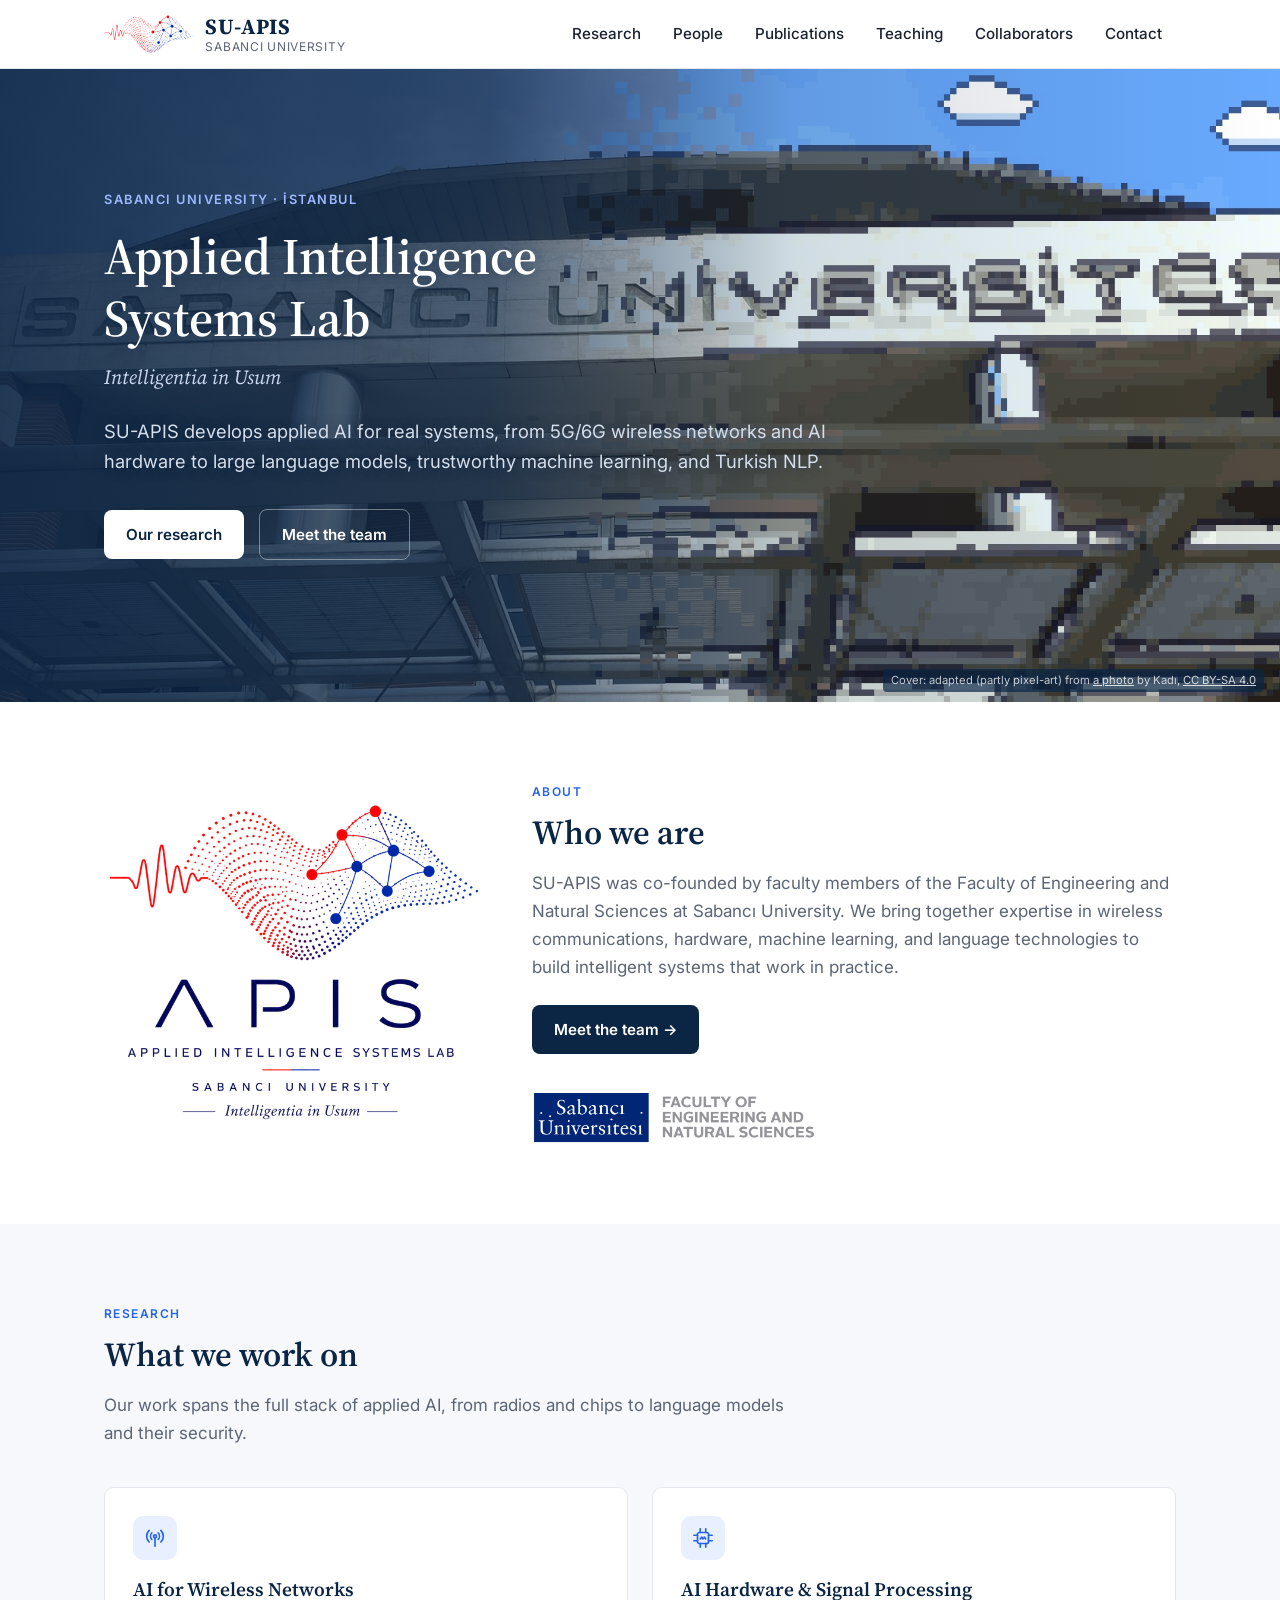
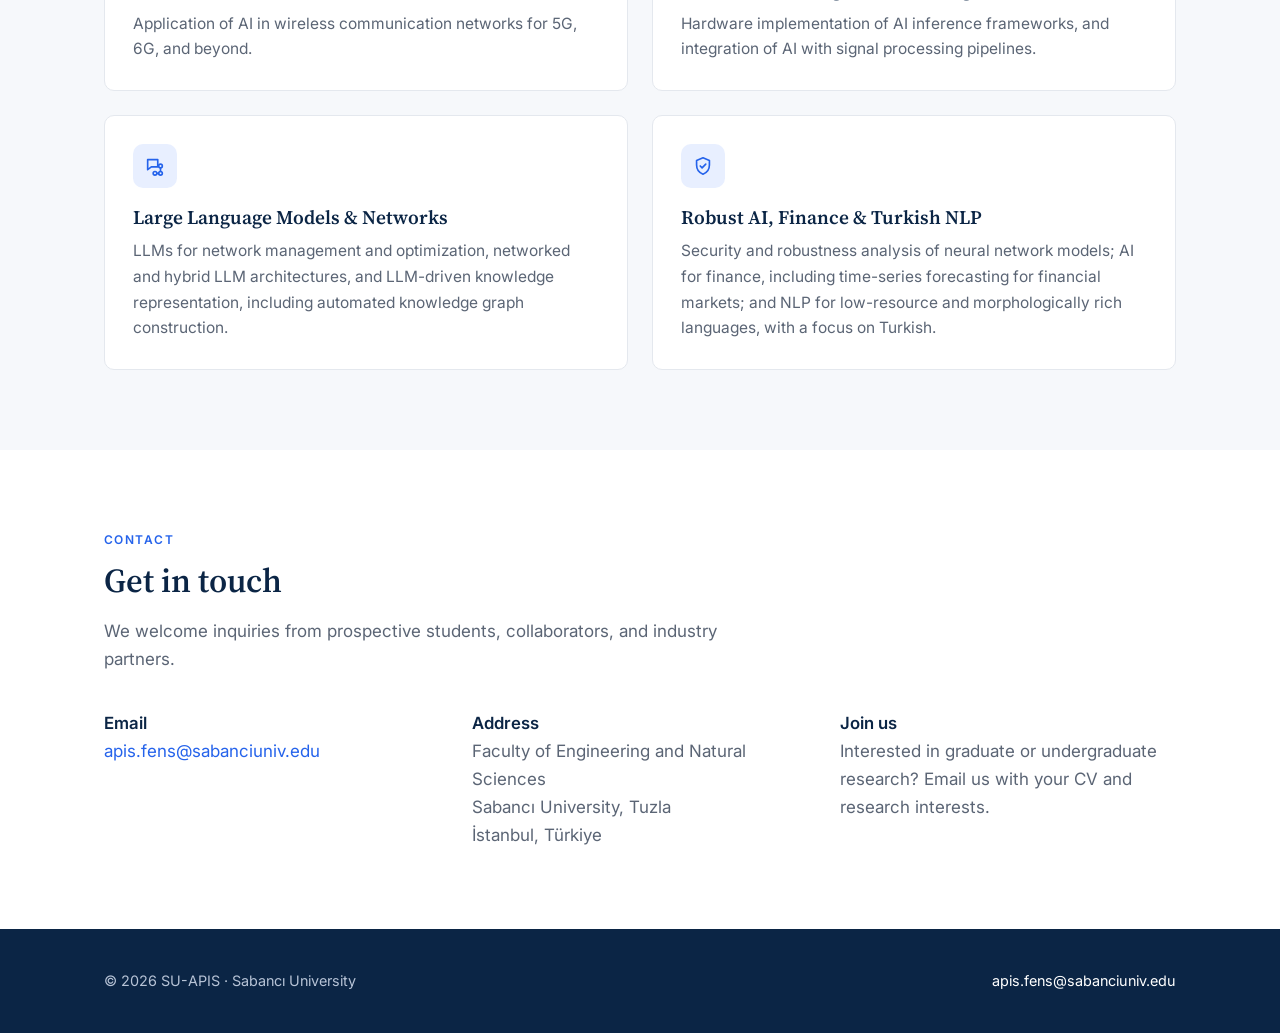
<file: index.html>
<!DOCTYPE html>
<html lang="en">
<head>
  <meta charset="utf-8">
  <meta name="viewport" content="width=device-width, initial-scale=1">
  <title>SU-APIS · Sabancı University</title>
  <meta name="description" content="SU-APIS, the Applied Intelligence Systems Lab at Sabancı University, develops applied AI for wireless networks, AI hardware, large language models, and trustworthy machine learning.">
  <link rel="icon" href="assets/img/favicon.png" type="image/png">
  <link rel="apple-touch-icon" href="assets/img/apple-touch-icon.png">
  <link rel="preconnect" href="https://fonts.googleapis.com">
  <link rel="preconnect" href="https://fonts.gstatic.com" crossorigin>
  <link href="https://fonts.googleapis.com/css2?family=Inter:wght@400;500;600&family=Source+Serif+4:ital,opsz,wght@0,8..60,600;0,8..60,700;1,8..60,400&display=swap" rel="stylesheet">
  <link rel="stylesheet" href="assets/css/style.css">
</head>
<body>

  <header class="site-header">
    <div class="container">
      <a class="brand" href="index.html">
        <img class="brand-mark" src="assets/img/brand/apis-emblem.png" alt="">
        <span class="brand-text">
          <span class="brand-name">SU-APIS</span>
          <span class="brand-sub">Sabancı University</span>
        </span>
      </a>
      <nav class="site-nav">
        <a href="index.html#research">Research</a>
        <a href="people.html">People</a>
        <a href="publications.html">Publications</a>
        <a href="teaching.html">Teaching</a>
        <a href="collaborators.html">Collaborators</a>
        <a href="index.html#contact">Contact</a>
      </nav>
    </div>
  </header>

  <main>

    <section class="hero hero-cover">
      <div class="container">
        <p class="eyebrow">Sabancı University · İstanbul</p>
        <h1>Applied Intelligence Systems Lab</h1>
        <p class="motto">Intelligentia in Usum</p>
        <p class="lead">
          SU-APIS develops applied AI for real systems, from 5G/6G wireless networks and AI
          hardware to large language models, trustworthy machine learning, and Turkish NLP.
        </p>
        <a class="btn btn-primary" href="#research">Our research</a>
        <a class="btn btn-ghost" href="people.html">Meet the team</a>
      </div>
      <p class="hero-credit">
        Cover: adapted (partly pixel-art) from
        <a href="https://commons.wikimedia.org/wiki/File:Sabanc%C4%B1_%C3%9Cniversitesi_Giri%C5%9F.jpg">a photo</a>
        by Kadı, <a href="https://creativecommons.org/licenses/by-sa/4.0/">CC BY-SA 4.0</a>
      </p>
    </section>

    <section class="section">
      <div class="container about">
        <img class="about-logo" src="assets/img/brand/apis-logo.png" alt="APIS: Applied Intelligence Systems Lab, Sabancı University">
        <div>
          <span class="kicker">About</span>
          <h2>Who we are</h2>
          <p>SU-APIS was co-founded by faculty members of the Faculty of Engineering and Natural Sciences
            at Sabancı University. We bring together expertise in wireless communications, hardware,
            machine learning, and language technologies to build intelligent systems that work in practice.</p>
          <a class="btn btn-navy" href="people.html">Meet the team →</a>
          <a class="fens-logo" href="https://fens.sabanciuniv.edu/">
            <img src="assets/img/brand/su-fens-logo.png" alt="Sabancı University, Faculty of Engineering and Natural Sciences">
          </a>
        </div>
      </div>
    </section>

    <section class="section section-alt" id="research">
      <div class="container">
        <div class="section-head">
          <span class="kicker">Research</span>
          <h2>What we work on</h2>
          <p>Our work spans the full stack of applied AI, from radios and chips to language models and their security.</p>
        </div>

        <div class="grid grid-2">
          <article class="card">
            <div class="card-icon">
              <svg viewBox="0 0 24 24" fill="none" stroke="currentColor" stroke-width="1.8" stroke-linecap="round" stroke-linejoin="round"><path d="M12 12v9"/><circle cx="12" cy="10" r="1.6"/><path d="M8.5 6.5a5 5 0 0 0 0 7M15.5 6.5a5 5 0 0 1 0 7M5.6 3.6a9 9 0 0 0 0 12.8M18.4 3.6a9 9 0 0 1 0 12.8"/></svg>
            </div>
            <h3>AI for Wireless Networks</h3>
            <p>Application of AI in wireless communication networks for 5G, 6G, and beyond.</p>
          </article>

          <article class="card">
            <div class="card-icon">
              <svg viewBox="0 0 24 24" fill="none" stroke="currentColor" stroke-width="1.8" stroke-linecap="round" stroke-linejoin="round"><rect x="6" y="6" width="12" height="12" rx="2"/><path d="M9 2v4M15 2v4M9 18v4M15 18v4M2 9h4M2 15h4M18 9h4M18 15h4"/><path d="M9 13l1.5-2 1.5 2 1.5-2 1.5 2"/></svg>
            </div>
            <h3>AI Hardware &amp; Signal Processing</h3>
            <p>Hardware implementation of AI inference frameworks, and integration of AI with signal processing pipelines.</p>
          </article>

          <article class="card">
            <div class="card-icon">
              <svg viewBox="0 0 24 24" fill="none" stroke="currentColor" stroke-width="1.8" stroke-linecap="round" stroke-linejoin="round"><path d="M4 5h11v8H8l-4 3z"/><circle cx="18" cy="12" r="2"/><circle cx="18" cy="20" r="2"/><circle cx="12" cy="20" r="2"/><path d="M18 14v4M14 20h2"/></svg>
            </div>
            <h3>Large Language Models &amp; Networks</h3>
            <p>LLMs for network management and optimization, networked and hybrid LLM architectures, and
              LLM-driven knowledge representation, including automated knowledge graph construction.</p>
          </article>

          <article class="card">
            <div class="card-icon">
              <svg viewBox="0 0 24 24" fill="none" stroke="currentColor" stroke-width="1.8" stroke-linecap="round" stroke-linejoin="round"><path d="M12 3l7 3v5c0 4.5-3 8.5-7 10-4-1.5-7-5.5-7-10V6z"/><path d="M9 12l2 2 4-4"/></svg>
            </div>
            <h3>Robust AI, Finance &amp; Turkish NLP</h3>
            <p>Security and robustness analysis of neural network models; AI for finance, including
              time-series forecasting for financial markets; and NLP for low-resource and morphologically
              rich languages, with a focus on Turkish.</p>
          </article>
        </div>
      </div>
    </section>

    <section class="section" id="contact">
      <div class="container">
        <div class="section-head">
          <span class="kicker">Contact</span>
          <h2>Get in touch</h2>
          <p>We welcome inquiries from prospective students, collaborators, and industry partners.</p>
        </div>
        <div class="contact">
          <div>
            <h3>Email</h3>
            <p><a href="mailto:apis.fens@sabanciuniv.edu">apis.fens@sabanciuniv.edu</a></p>
          </div>
          <div>
            <h3>Address</h3>
            <p>Faculty of Engineering and Natural Sciences<br>Sabancı University, Tuzla<br>İstanbul, Türkiye</p>
          </div>
          <div>
            <h3>Join us</h3>
            <p>Interested in graduate or undergraduate research? Email us with your CV and research interests.</p>
          </div>
        </div>
      </div>
    </section>

  </main>

  <footer class="site-footer">
    <div class="container">
      <span>© 2026 SU-APIS · Sabancı University</span>
      <a href="mailto:apis.fens@sabanciuniv.edu">apis.fens@sabanciuniv.edu</a>
    </div>
  </footer>

</body>
</html>
</file>
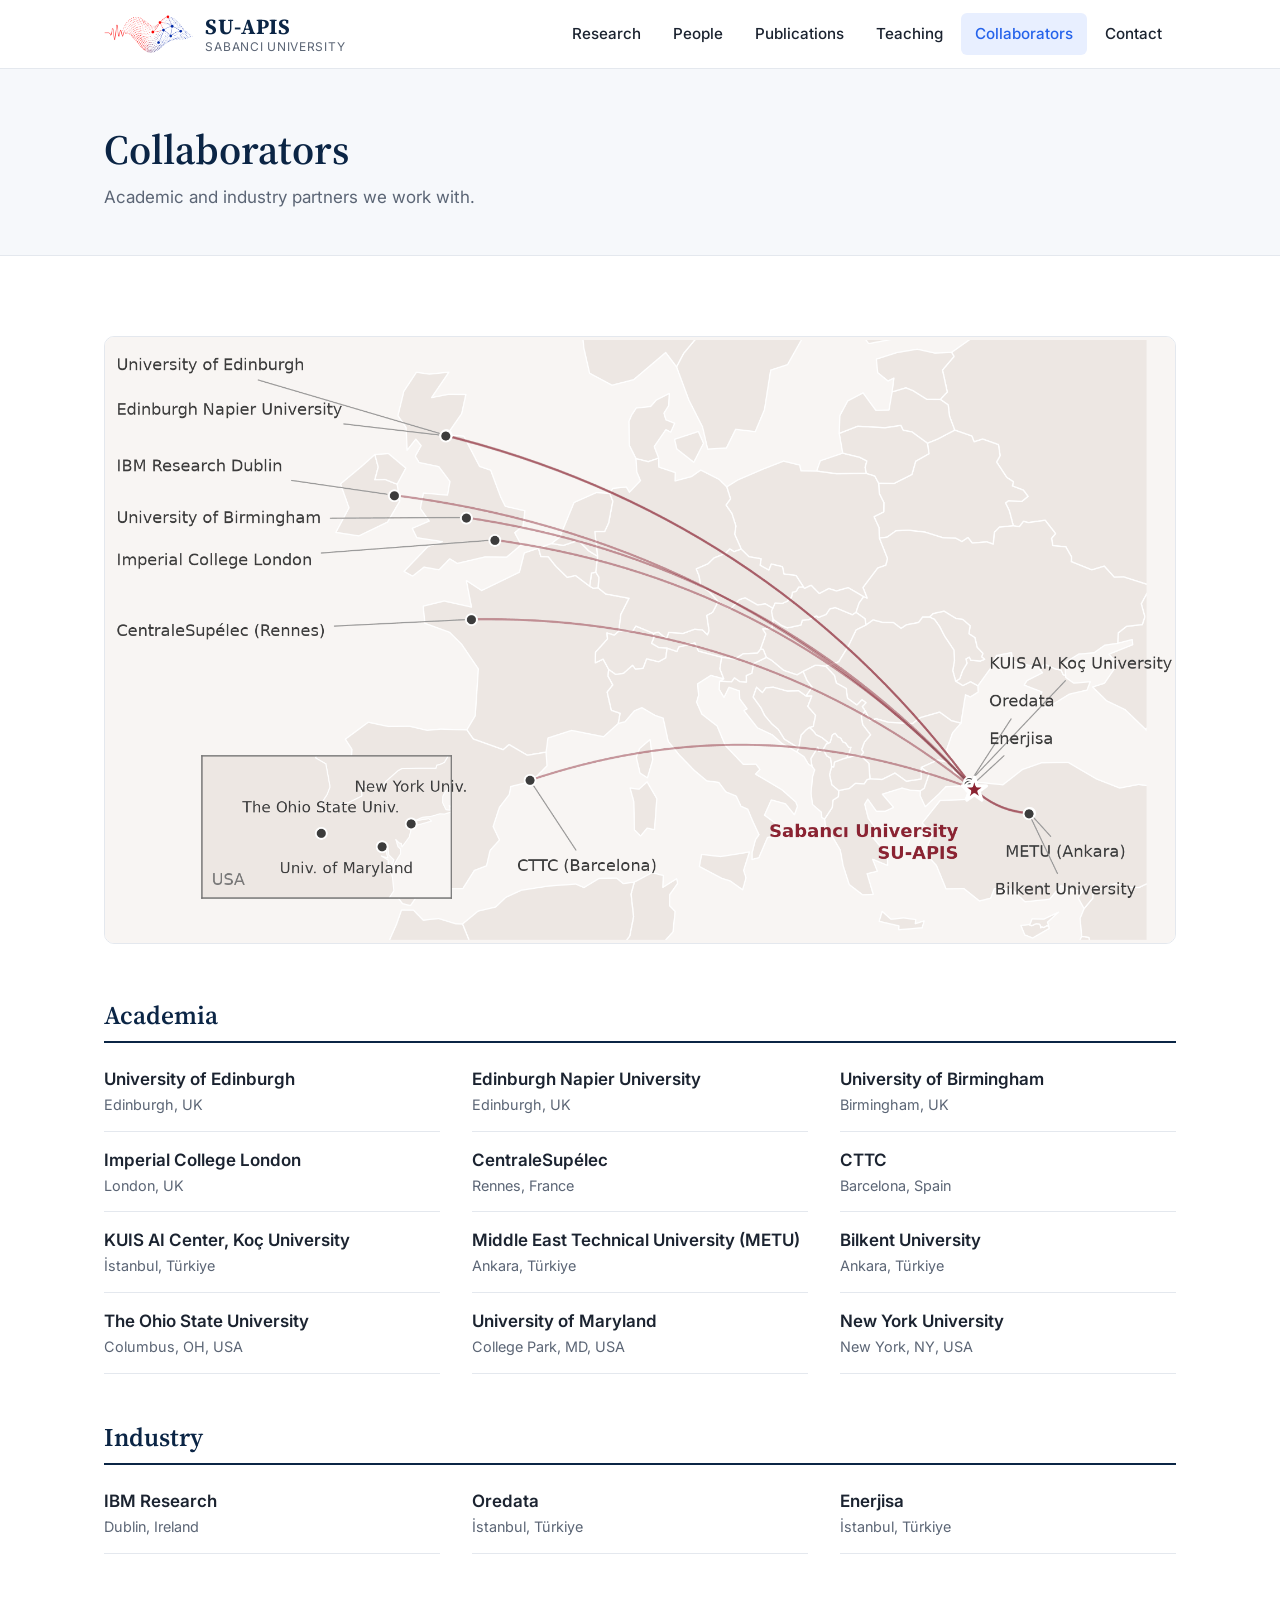
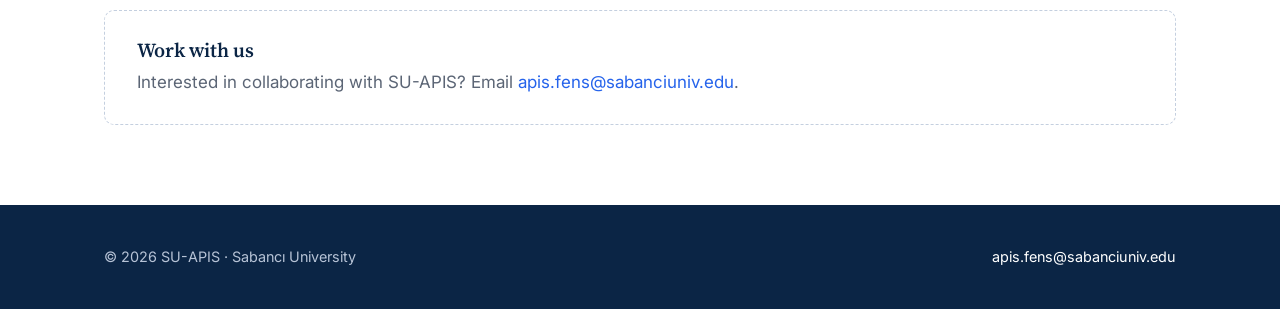
<file: collaborators.html>
<!DOCTYPE html>
<html lang="en">
<head>
  <meta charset="utf-8">
  <meta name="viewport" content="width=device-width, initial-scale=1">
  <title>Collaborators · SU-APIS</title>
  <meta name="description" content="Academic and industry collaborators of SU-APIS at Sabancı University.">
  <link rel="icon" href="assets/img/favicon.png" type="image/png">
  <link rel="apple-touch-icon" href="assets/img/apple-touch-icon.png">
  <link rel="preconnect" href="https://fonts.googleapis.com">
  <link rel="preconnect" href="https://fonts.gstatic.com" crossorigin>
  <link href="https://fonts.googleapis.com/css2?family=Inter:wght@400;500;600&family=Source+Serif+4:opsz,wght@8..60,600;8..60,700&display=swap" rel="stylesheet">
  <link rel="stylesheet" href="assets/css/style.css">
</head>
<body>

  <header class="site-header">
    <div class="container">
      <a class="brand" href="index.html">
        <img class="brand-mark" src="assets/img/brand/apis-emblem.png" alt="">
        <span class="brand-text">
          <span class="brand-name">SU-APIS</span>
          <span class="brand-sub">Sabancı University</span>
        </span>
      </a>
      <nav class="site-nav">
        <a href="index.html#research">Research</a>
        <a href="people.html">People</a>
        <a href="publications.html">Publications</a>
        <a href="teaching.html">Teaching</a>
        <a href="collaborators.html" aria-current="page">Collaborators</a>
        <a href="index.html#contact">Contact</a>
      </nav>
    </div>
  </header>

  <main>

    <section class="page-header">
      <div class="container">
        <h1>Collaborators</h1>
        <p>Academic and industry partners we work with.</p>
      </div>
    </section>

    <section class="section">
      <div class="container">

        <figure class="map">
          <img src="assets/img/partners-map.png" alt="Map of SU-APIS collaborators across Europe, Türkiye, and the USA, connected to Sabancı University in İstanbul" loading="lazy">
        </figure>

        <!-- To add a partner, copy an <li> into the right list. -->
        <h2 class="partners-head">Academia</h2>
        <ul class="partners">
          <li><a href="https://www.ed.ac.uk/">University of Edinburgh</a><span>Edinburgh, UK</span></li>
          <li><a href="https://www.napier.ac.uk/">Edinburgh Napier University</a><span>Edinburgh, UK</span></li>
          <li><a href="https://www.birmingham.ac.uk/">University of Birmingham</a><span>Birmingham, UK</span></li>
          <li><a href="https://www.imperial.ac.uk/">Imperial College London</a><span>London, UK</span></li>
          <li><a href="https://www.centralesupelec.fr/">CentraleSupélec</a><span>Rennes, France</span></li>
          <li><a href="https://www.cttc.cat/">CTTC</a><span>Barcelona, Spain</span></li>
          <li><a href="https://ai.ku.edu.tr/">KUIS AI Center, Koç University</a><span>İstanbul, Türkiye</span></li>
          <li><a href="https://www.metu.edu.tr/">Middle East Technical University (METU)</a><span>Ankara, Türkiye</span></li>
          <li><a href="https://www.bilkent.edu.tr/">Bilkent University</a><span>Ankara, Türkiye</span></li>
          <li><a href="https://www.osu.edu/">The Ohio State University</a><span>Columbus, OH, USA</span></li>
          <li><a href="https://www.umd.edu/">University of Maryland</a><span>College Park, MD, USA</span></li>
          <li><a href="https://www.nyu.edu/">New York University</a><span>New York, NY, USA</span></li>
        </ul>

        <h2 class="partners-head">Industry</h2>
        <ul class="partners">
          <li><a href="https://research.ibm.com/">IBM Research</a><span>Dublin, Ireland</span></li>
          <li><a href="https://www.oredata.com/">Oredata</a><span>İstanbul, Türkiye</span></li>
          <li><a href="https://www.enerjisa.com.tr/">Enerjisa</a><span>İstanbul, Türkiye</span></li>
        </ul>

        <div class="callout" style="margin-top: 56px;">
          <h3>Work with us</h3>
          <p>Interested in collaborating with SU-APIS?
            Email <a href="mailto:apis.fens@sabanciuniv.edu">apis.fens@sabanciuniv.edu</a>.</p>
        </div>

      </div>
    </section>

  </main>

  <footer class="site-footer">
    <div class="container">
      <span>© 2026 SU-APIS · Sabancı University</span>
      <a href="mailto:apis.fens@sabanciuniv.edu">apis.fens@sabanciuniv.edu</a>
    </div>
  </footer>

</body>
</html>
</file>
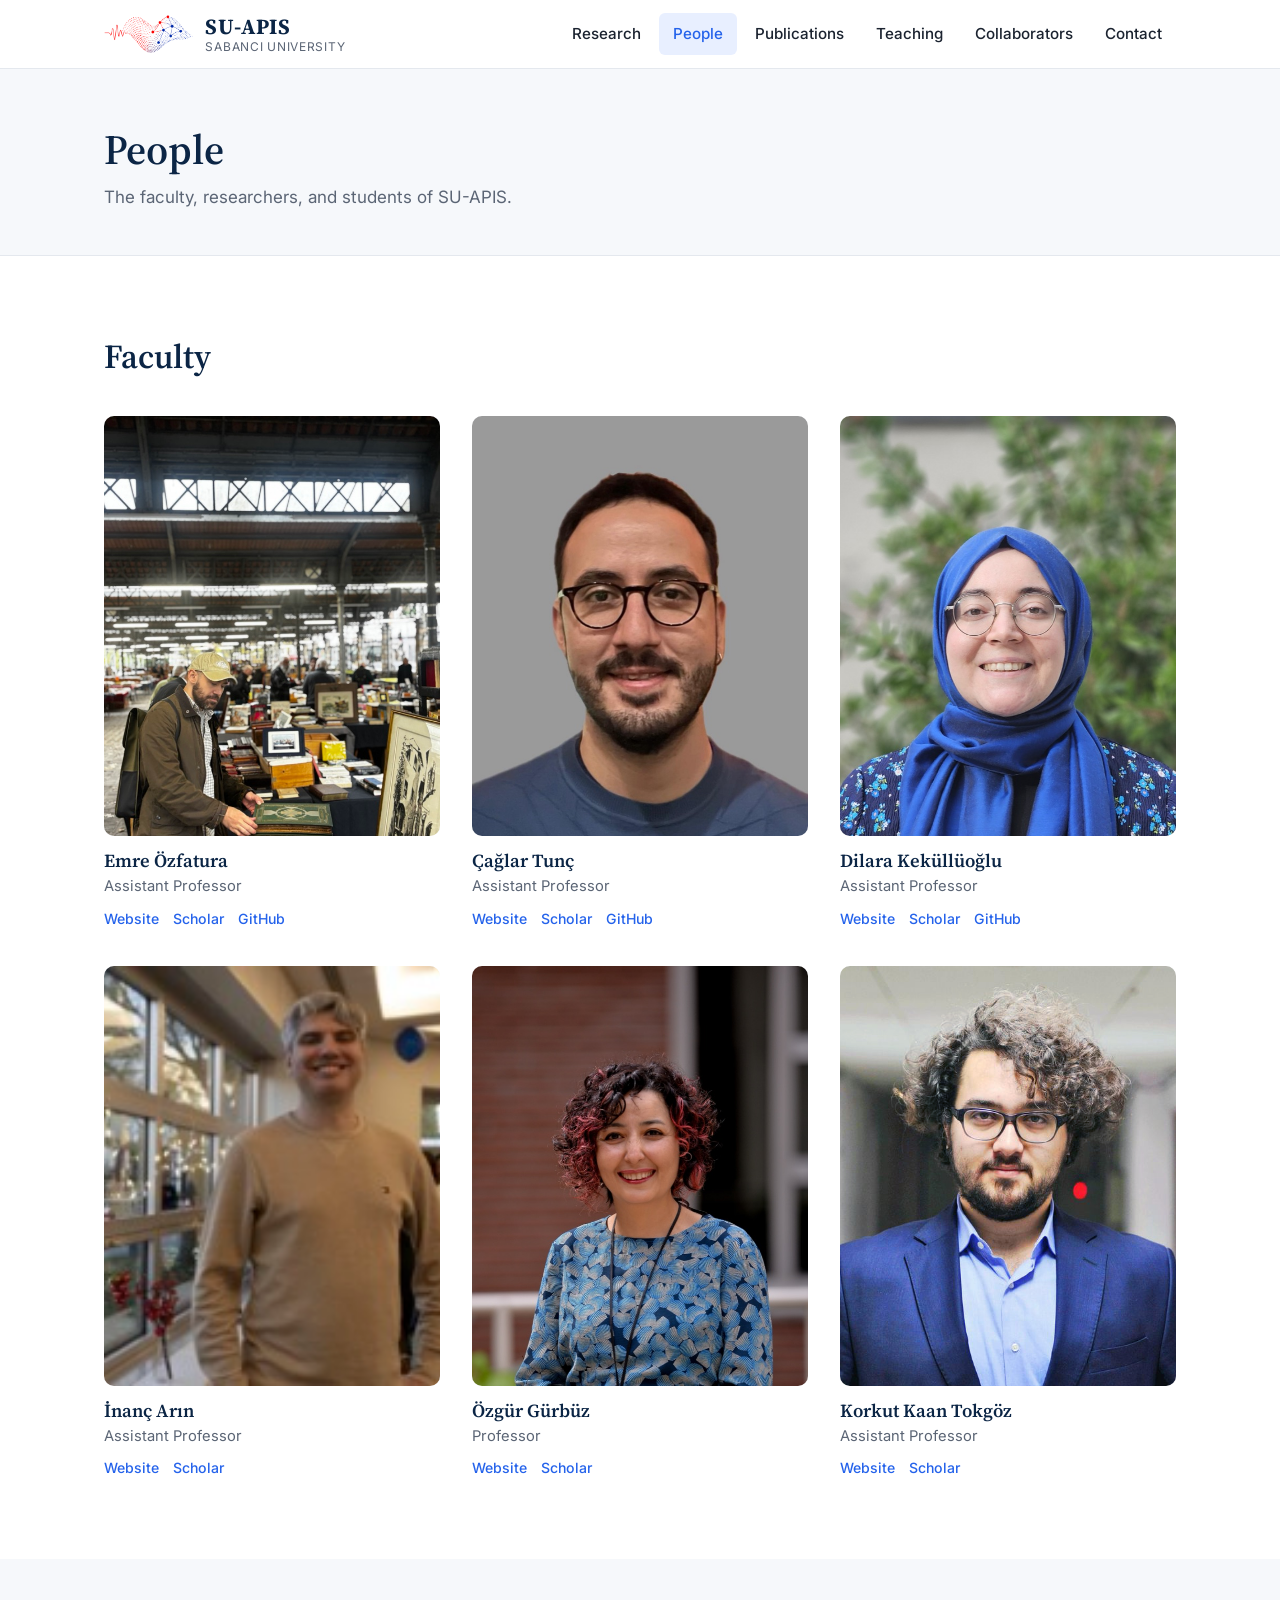
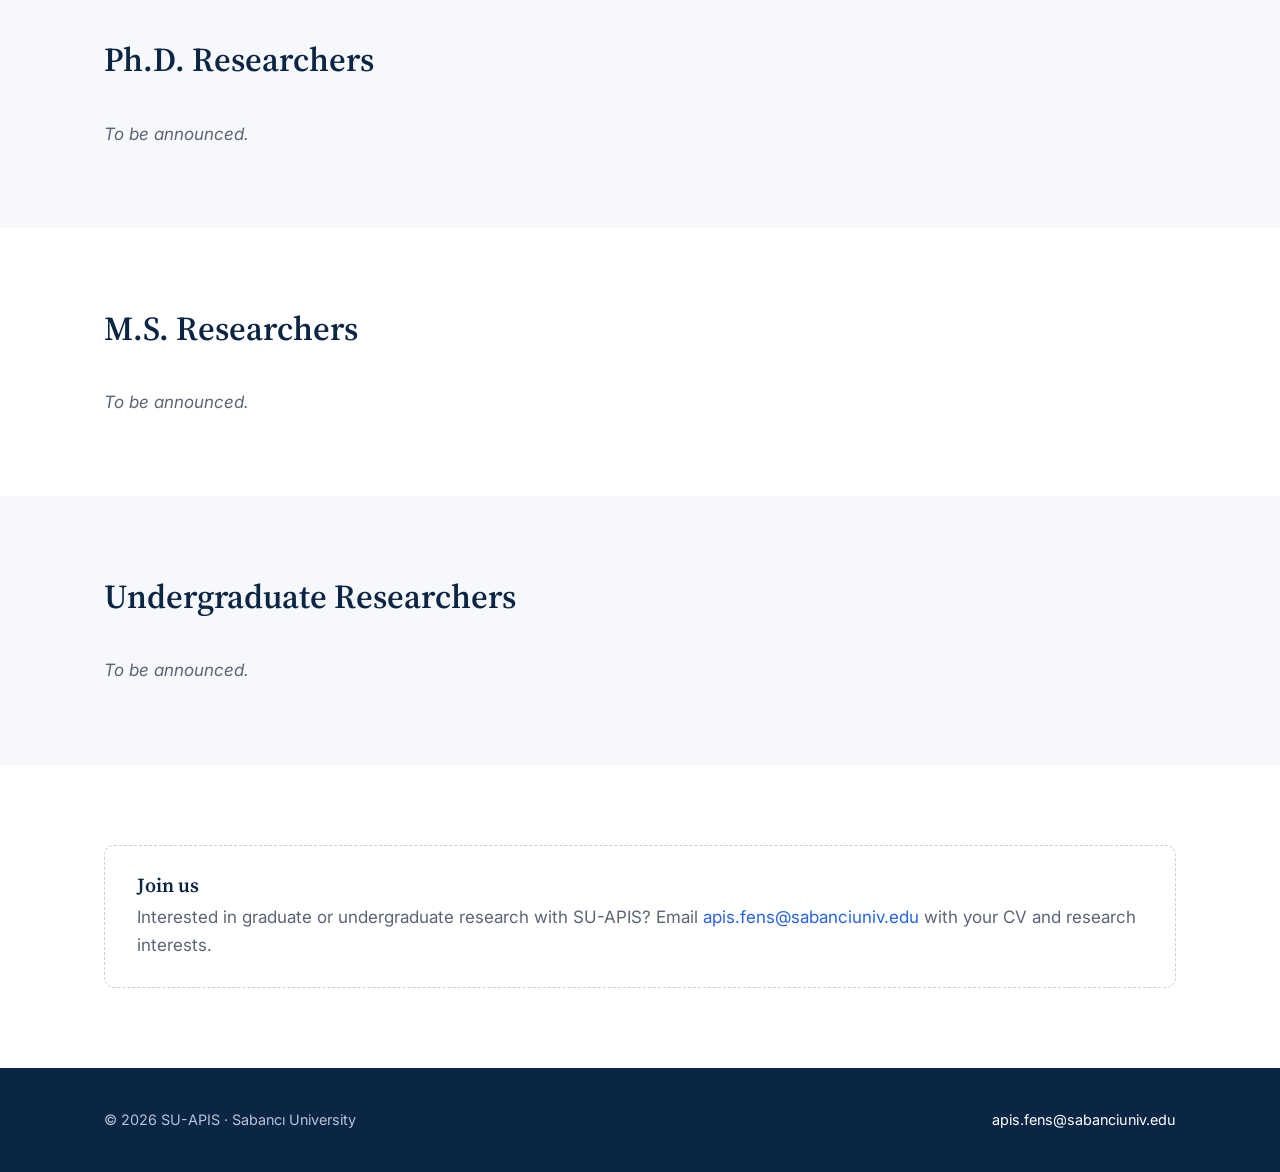
<file: people.html>
<!DOCTYPE html>
<html lang="en">
<head>
  <meta charset="utf-8">
  <meta name="viewport" content="width=device-width, initial-scale=1">
  <title>People · SU-APIS</title>
  <meta name="description" content="Faculty and researchers of SU-APIS at Sabancı University.">
  <link rel="icon" href="assets/img/favicon.png" type="image/png">
  <link rel="apple-touch-icon" href="assets/img/apple-touch-icon.png">
  <link rel="preconnect" href="https://fonts.googleapis.com">
  <link rel="preconnect" href="https://fonts.gstatic.com" crossorigin>
  <link href="https://fonts.googleapis.com/css2?family=Inter:wght@400;500;600&family=Source+Serif+4:opsz,wght@8..60,600;8..60,700&display=swap" rel="stylesheet">
  <link rel="stylesheet" href="assets/css/style.css">
</head>
<body>

  <header class="site-header">
    <div class="container">
      <a class="brand" href="index.html">
        <img class="brand-mark" src="assets/img/brand/apis-emblem.png" alt="">
        <span class="brand-text">
          <span class="brand-name">SU-APIS</span>
          <span class="brand-sub">Sabancı University</span>
        </span>
      </a>
      <nav class="site-nav">
        <a href="index.html#research">Research</a>
        <a href="people.html" aria-current="page">People</a>
        <a href="publications.html">Publications</a>
        <a href="teaching.html">Teaching</a>
        <a href="collaborators.html">Collaborators</a>
        <a href="index.html#contact">Contact</a>
      </nav>
    </div>
  </header>

  <main>

    <section class="page-header">
      <div class="container">
        <h1>People</h1>
        <p>The faculty, researchers, and students of SU-APIS.</p>
      </div>
    </section>

    <section class="section">
      <div class="container">
        <div class="section-head">
          <h2>Faculty</h2>
        </div>

        <!-- To add a person: copy one <article class="person"> block and edit it.
             Photos go in assets/img/people/ (portrait, roughly 4:5, ~800px tall). -->
        <div class="people-grid people-grid-faculty">

          <article class="person">
            <img class="person-photo" src="assets/img/people/emre-ozfatura.jpg" alt="Emre Özfatura" loading="lazy">
            <h3>Emre Özfatura</h3>
            <p class="role">Assistant Professor</p>
            <div class="links">
              <a href="https://fens.sabanciuniv.edu/tr/faculty-members/detail/2514">Website</a>
              <a href="https://scholar.google.com/citations?user=PJ4i2I0AAAAJ">Scholar</a>
              <a href="https://github.com/sudo-deus-ex-machina">GitHub</a>
            </div>
          </article>

          <article class="person">
            <img class="person-photo" src="assets/img/people/caglar-tunc.jpg" alt="Çağlar Tunç" loading="lazy">
            <h3>Çağlar Tunç</h3>
            <p class="role">Assistant Professor</p>
            <div class="links">
              <a href="https://www.caglartunc.com">Website</a>
              <a href="https://scholar.google.com/citations?user=71sncVoAAAAJ">Scholar</a>
              <a href="https://github.com/caglartunc">GitHub</a>
            </div>
          </article>

          <article class="person">
            <img class="person-photo" src="assets/img/people/dilara-kekulluoglu.jpg" alt="Dilara Keküllüoğlu" loading="lazy">
            <h3>Dilara Keküllüoğlu</h3>
            <p class="role">Assistant Professor</p>
            <div class="links">
              <a href="https://dilarakkl.github.io/">Website</a>
              <a href="https://scholar.google.com/citations?user=b6-c_A0AAAAJ">Scholar</a>
              <a href="https://github.com/dilarakkl">GitHub</a>
            </div>
          </article>

          <article class="person">
            <img class="person-photo" src="assets/img/people/inanc-arin.jpg" alt="İnanç Arın" loading="lazy">
            <h3>İnanç Arın</h3>
            <p class="role">Assistant Professor</p>
            <div class="links">
              <a href="https://fens.sabanciuniv.edu/tr/faculty-members/detail/3060">Website</a>
              <a href="https://scholar.google.com/citations?user=t0GLIT0AAAAJ">Scholar</a>
            </div>
          </article>

          <article class="person">
            <img class="person-photo" src="assets/img/people/ozgur-gurbuz.jpg" alt="Özgür Gürbüz" loading="lazy">
            <h3>Özgür Gürbüz</h3>
            <p class="role">Professor</p>
            <div class="links">
              <a href="https://people.sabanciuniv.edu/ogurbuz/">Website</a>
              <a href="https://scholar.google.com/citations?user=l5pm9b4AAAAJ">Scholar</a>
            </div>
          </article>

          <article class="person">
            <img class="person-photo" src="assets/img/people/korkut-kaan-tokgoz.jpg" alt="Korkut Kaan Tokgöz" loading="lazy">
            <h3>Korkut Kaan Tokgöz</h3>
            <p class="role">Assistant Professor</p>
            <div class="links">
              <a href="https://tokgozlab.com/">Website</a>
              <a href="https://scholar.google.com/citations?user=NTSfdkcAAAAJ">Scholar</a>
            </div>
          </article>

        </div>
      </div>
    </section>

    <!-- Student sections: replace the "empty" note with a <div class="people-grid"> of
         <article class="person"> blocks (same format as faculty; role e.g. "Ph.D. Student"). -->

    <section class="section section-alt">
      <div class="container">
        <div class="section-head">
          <h2>Ph.D. Researchers</h2>
        </div>
        <p class="empty">To be announced.</p>
      </div>
    </section>

    <section class="section">
      <div class="container">
        <div class="section-head">
          <h2>M.S. Researchers</h2>
        </div>
        <p class="empty">To be announced.</p>
      </div>
    </section>

    <section class="section section-alt">
      <div class="container">
        <div class="section-head">
          <h2>Undergraduate Researchers</h2>
        </div>
        <p class="empty">To be announced.</p>
      </div>
    </section>

    <section class="section">
      <div class="container">
        <div class="callout">
          <h3>Join us</h3>
          <p>Interested in graduate or undergraduate research with SU-APIS?
            Email <a href="mailto:apis.fens@sabanciuniv.edu">apis.fens@sabanciuniv.edu</a> with your CV and research interests.</p>
        </div>
      </div>
    </section>

  </main>

  <footer class="site-footer">
    <div class="container">
      <span>© 2026 SU-APIS · Sabancı University</span>
      <a href="mailto:apis.fens@sabanciuniv.edu">apis.fens@sabanciuniv.edu</a>
    </div>
  </footer>

</body>
</html>
</file>
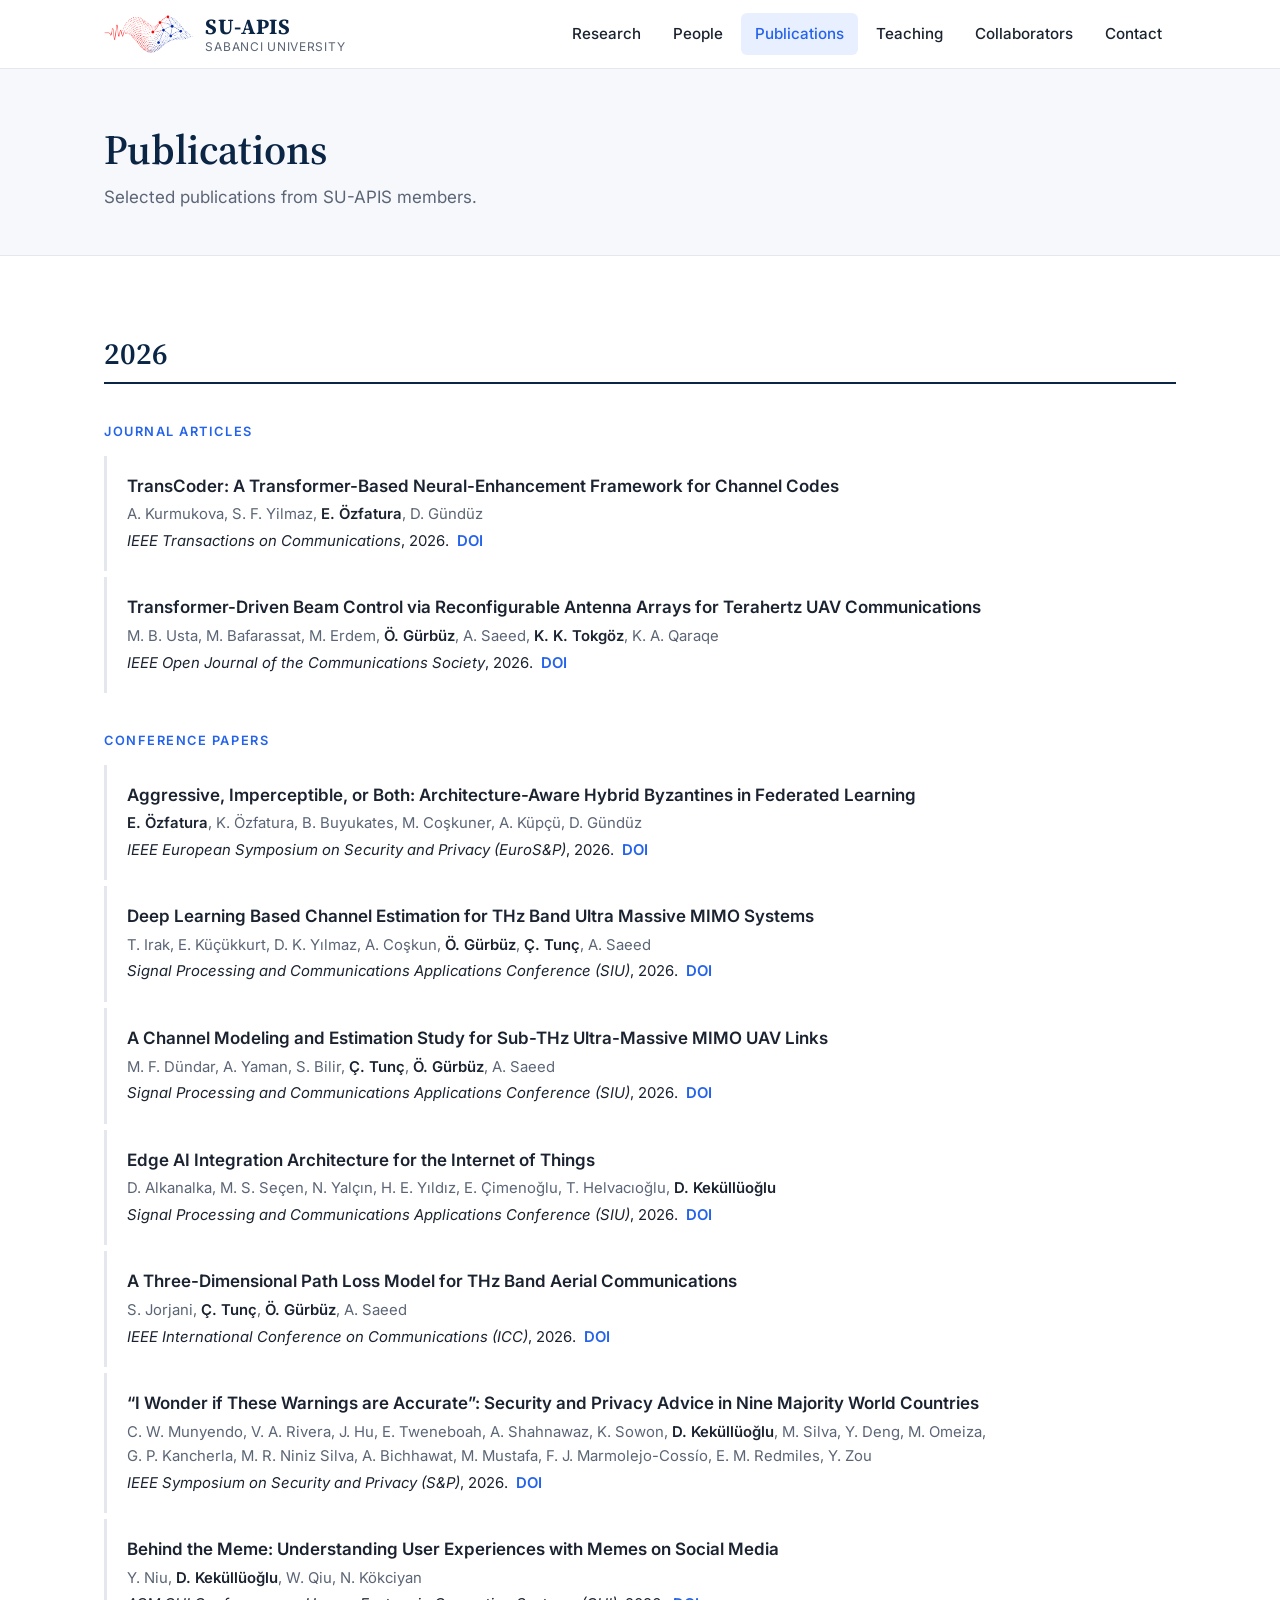
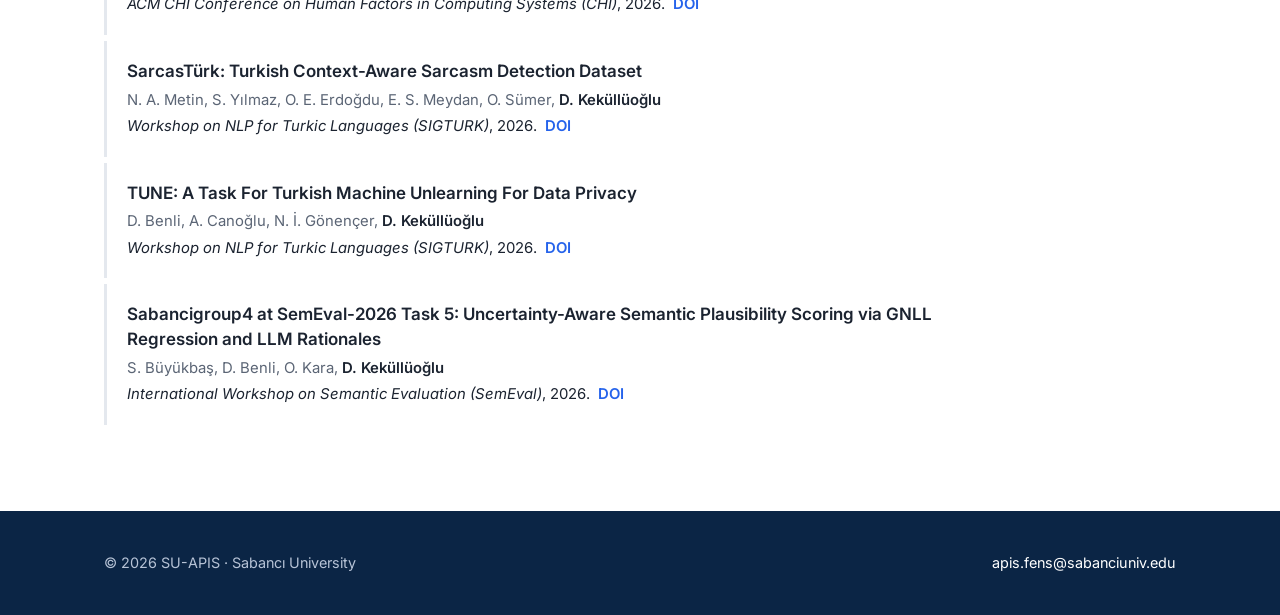
<file: publications.html>
<!DOCTYPE html>
<html lang="en">
<head>
  <meta charset="utf-8">
  <meta name="viewport" content="width=device-width, initial-scale=1">
  <title>Publications · SU-APIS</title>
  <meta name="description" content="Publications by SU-APIS researchers at Sabancı University.">
  <link rel="icon" href="assets/img/favicon.png" type="image/png">
  <link rel="apple-touch-icon" href="assets/img/apple-touch-icon.png">
  <link rel="preconnect" href="https://fonts.googleapis.com">
  <link rel="preconnect" href="https://fonts.gstatic.com" crossorigin>
  <link href="https://fonts.googleapis.com/css2?family=Inter:wght@400;500;600&family=Source+Serif+4:opsz,wght@8..60,600;8..60,700&display=swap" rel="stylesheet">
  <link rel="stylesheet" href="assets/css/style.css">
</head>
<body>

  <header class="site-header">
    <div class="container">
      <a class="brand" href="index.html">
        <img class="brand-mark" src="assets/img/brand/apis-emblem.png" alt="">
        <span class="brand-text">
          <span class="brand-name">SU-APIS</span>
          <span class="brand-sub">Sabancı University</span>
        </span>
      </a>
      <nav class="site-nav">
        <a href="index.html#research">Research</a>
        <a href="people.html">People</a>
        <a href="publications.html" aria-current="page">Publications</a>
        <a href="teaching.html">Teaching</a>
        <a href="collaborators.html">Collaborators</a>
        <a href="index.html#contact">Contact</a>
      </nav>
    </div>
  </header>

  <main>

    <section class="page-header">
      <div class="container">
        <h1>Publications</h1>
        <p>Selected publications from SU-APIS members.</p>
      </div>
    </section>

    <section class="section">
      <div class="container">
        <!-- To add a paper, copy an <li> block into the right list. Bold lab members with <strong>. -->

        <h2 class="pub-year">2026</h2>

        <h3 class="pub-type">Journal Articles</h3>
        <ol class="pubs">
          <li>
            <span class="pub-title">TransCoder: A Transformer-Based Neural-Enhancement Framework for Channel Codes</span>
            <span class="pub-authors">A. Kurmukova, S. F. Yilmaz, <strong>E. Özfatura</strong>, D. Gündüz</span>
            <span class="pub-venue"><em>IEEE Transactions on Communications</em>, 2026. <a href="https://doi.org/10.1109/tcomm.2026.3717020">DOI</a></span>
          </li>
          <li>
            <span class="pub-title">Transformer-Driven Beam Control via Reconfigurable Antenna Arrays for Terahertz UAV Communications</span>
            <span class="pub-authors">M. B. Usta, M. Bafarassat, M. Erdem, <strong>Ö. Gürbüz</strong>, A. Saeed, <strong>K. K. Tokgöz</strong>, K. A. Qaraqe</span>
            <span class="pub-venue"><em>IEEE Open Journal of the Communications Society</em>, 2026. <a href="https://doi.org/10.1109/ojcoms.2026.3674589">DOI</a></span>
          </li>
        </ol>

        <h3 class="pub-type">Conference Papers</h3>
        <ol class="pubs">
          <li>
            <span class="pub-title">Aggressive, Imperceptible, or Both: Architecture-Aware Hybrid Byzantines in Federated Learning</span>
            <span class="pub-authors"><strong>E. Özfatura</strong>, K. Özfatura, B. Buyukates, M. Coşkuner, A. Küpçü, D. Gündüz</span>
            <span class="pub-venue"><em>IEEE European Symposium on Security and Privacy (EuroS&amp;P)</em>, 2026. <a href="https://doi.org/10.1109/eurosp68448.2026.00052">DOI</a></span>
          </li>
          <li>
            <span class="pub-title">Deep Learning Based Channel Estimation for THz Band Ultra Massive MIMO Systems</span>
            <span class="pub-authors">T. Irak, E. Küçükkurt, D. K. Yılmaz, A. Coşkun, <strong>Ö. Gürbüz</strong>, <strong>Ç. Tunç</strong>, A. Saeed</span>
            <span class="pub-venue"><em>Signal Processing and Communications Applications Conference (SIU)</em>, 2026. <a href="https://doi.org/10.1109/siu71813.2026.11637088">DOI</a></span>
          </li>
          <li>
            <span class="pub-title">A Channel Modeling and Estimation Study for Sub-THz Ultra-Massive MIMO UAV Links</span>
            <span class="pub-authors">M. F. Dündar, A. Yaman, S. Bilir, <strong>Ç. Tunç</strong>, <strong>Ö. Gürbüz</strong>, A. Saeed</span>
            <span class="pub-venue"><em>Signal Processing and Communications Applications Conference (SIU)</em>, 2026. <a href="https://doi.org/10.1109/siu71813.2026.11636535">DOI</a></span>
          </li>
          <li>
            <span class="pub-title">Edge AI Integration Architecture for the Internet of Things</span>
            <span class="pub-authors">D. Alkanalka, M. S. Seçen, N. Yalçın, H. E. Yıldız, E. Çimenoğlu, T. Helvacıoğlu, <strong>D. Keküllüoğlu</strong></span>
            <span class="pub-venue"><em>Signal Processing and Communications Applications Conference (SIU)</em>, 2026. <a href="https://doi.org/10.1109/siu71813.2026.11636549">DOI</a></span>
          </li>
          <li>
            <span class="pub-title">A Three-Dimensional Path Loss Model for THz Band Aerial Communications</span>
            <span class="pub-authors">S. Jorjani, <strong>Ç. Tunç</strong>, <strong>Ö. Gürbüz</strong>, A. Saeed</span>
            <span class="pub-venue"><em>IEEE International Conference on Communications (ICC)</em>, 2026. <a href="https://doi.org/10.1109/icc59461.2026.11588151">DOI</a></span>
          </li>
          <li>
            <span class="pub-title">“I Wonder if These Warnings are Accurate”: Security and Privacy Advice in Nine Majority World Countries</span>
            <span class="pub-authors">C. W. Munyendo, V. A. Rivera, J. Hu, E. Tweneboah, A. Shahnawaz, K. Sowon, <strong>D. Keküllüoğlu</strong>, M. Silva, Y. Deng, M. Omeiza, G. P. Kancherla, M. R. Niniz Silva, A. Bichhawat, M. Mustafa, F. J. Marmolejo-Cossío, E. M. Redmiles, Y. Zou</span>
            <span class="pub-venue"><em>IEEE Symposium on Security and Privacy (S&amp;P)</em>, 2026. <a href="https://doi.org/10.1109/sp63933.2026.00005">DOI</a></span>
          </li>
          <li>
            <span class="pub-title">Behind the Meme: Understanding User Experiences with Memes on Social Media</span>
            <span class="pub-authors">Y. Niu, <strong>D. Keküllüoğlu</strong>, W. Qiu, N. Kökciyan</span>
            <span class="pub-venue"><em>ACM CHI Conference on Human Factors in Computing Systems (CHI)</em>, 2026. <a href="https://doi.org/10.1145/3772318.3791588">DOI</a></span>
          </li>
          <li>
            <span class="pub-title">SarcasTürk: Turkish Context-Aware Sarcasm Detection Dataset</span>
            <span class="pub-authors">N. A. Metin, S. Yılmaz, O. E. Erdoğdu, E. S. Meydan, O. Sümer, <strong>D. Keküllüoğlu</strong></span>
            <span class="pub-venue"><em>Workshop on NLP for Turkic Languages (SIGTURK)</em>, 2026. <a href="https://doi.org/10.18653/v1/2026.sigturk-1.6">DOI</a></span>
          </li>
          <li>
            <span class="pub-title">TUNE: A Task For Turkish Machine Unlearning For Data Privacy</span>
            <span class="pub-authors">D. Benli, A. Canoğlu, N. İ. Gönençer, <strong>D. Keküllüoğlu</strong></span>
            <span class="pub-venue"><em>Workshop on NLP for Turkic Languages (SIGTURK)</em>, 2026. <a href="https://doi.org/10.18653/v1/2026.sigturk-1.3">DOI</a></span>
          </li>
          <li>
            <span class="pub-title">Sabancigroup4 at SemEval-2026 Task 5: Uncertainty-Aware Semantic Plausibility Scoring via GNLL Regression and LLM Rationales</span>
            <span class="pub-authors">S. Büyükbaş, D. Benli, O. Kara, <strong>D. Keküllüoğlu</strong></span>
            <span class="pub-venue"><em>International Workshop on Semantic Evaluation (SemEval)</em>, 2026. <a href="https://doi.org/10.18653/v1/2026.semeval-1.144">DOI</a></span>
          </li>
        </ol>
      </div>
    </section>

  </main>

  <footer class="site-footer">
    <div class="container">
      <span>© 2026 SU-APIS · Sabancı University</span>
      <a href="mailto:apis.fens@sabanciuniv.edu">apis.fens@sabanciuniv.edu</a>
    </div>
  </footer>

</body>
</html>
</file>
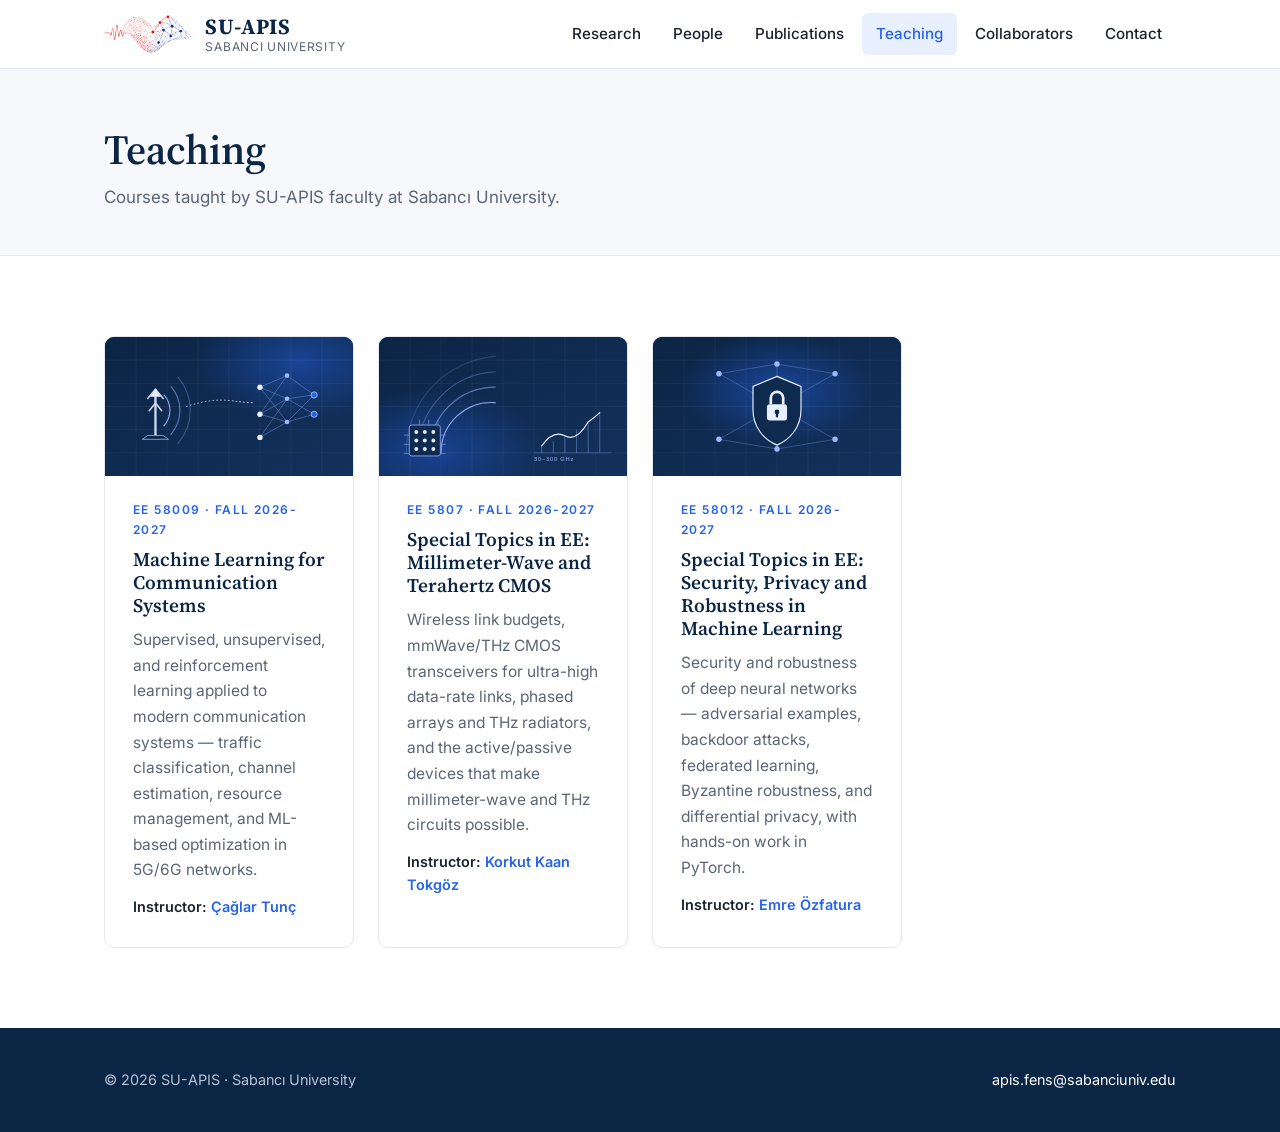
<file: teaching.html>
<!DOCTYPE html>
<html lang="en">
<head>
  <meta charset="utf-8">
  <meta name="viewport" content="width=device-width, initial-scale=1">
  <title>Teaching · SU-APIS</title>
  <meta name="description" content="Courses taught by SU-APIS faculty at Sabancı University.">
  <link rel="icon" href="assets/img/favicon.png" type="image/png">
  <link rel="apple-touch-icon" href="assets/img/apple-touch-icon.png">
  <link rel="preconnect" href="https://fonts.googleapis.com">
  <link rel="preconnect" href="https://fonts.gstatic.com" crossorigin>
  <link href="https://fonts.googleapis.com/css2?family=Inter:wght@400;500;600&family=Source+Serif+4:opsz,wght@8..60,600;8..60,700&display=swap" rel="stylesheet">
  <link rel="stylesheet" href="assets/css/style.css">
</head>
<body>

  <header class="site-header">
    <div class="container">
      <a class="brand" href="index.html">
        <img class="brand-mark" src="assets/img/brand/apis-emblem.png" alt="">
        <span class="brand-text">
          <span class="brand-name">SU-APIS</span>
          <span class="brand-sub">Sabancı University</span>
        </span>
      </a>
      <nav class="site-nav">
        <a href="index.html#research">Research</a>
        <a href="people.html">People</a>
        <a href="publications.html">Publications</a>
        <a href="teaching.html" aria-current="page">Teaching</a>
        <a href="collaborators.html">Collaborators</a>
        <a href="index.html#contact">Contact</a>
      </nav>
    </div>
  </header>

  <main>

    <section class="page-header">
      <div class="container">
        <h1>Teaching</h1>
        <p>Courses taught by SU-APIS faculty at Sabancı University.</p>
      </div>
    </section>

    <section class="section">
      <div class="container">

        <!-- To add a course, copy one <article class="card course-card"> block and edit it.
             Thumbnails go in assets/img/teaching/ (16:9, matching the navy/accent palette). -->
        <div class="grid">

          <article class="card course-card">
            <img class="course-thumb" src="assets/img/teaching/ml-comm-systems.svg" alt="" loading="lazy">
            <div class="course-body">
              <span class="kicker">EE 58009 · Fall 2026-2027</span>
              <h3>Machine Learning for Communication Systems</h3>
              <p>Supervised, unsupervised, and reinforcement learning applied to modern communication systems &mdash; traffic classification, channel estimation, resource management, and ML-based optimization in 5G/6G networks.</p>
              <span class="instructor">Instructor: <a href="https://www.caglartunc.com">Çağlar Tunç</a></span>
            </div>
          </article>

          <article class="card course-card">
            <img class="course-thumb" src="assets/img/teaching/mmwave-thz-cmos.svg" alt="" loading="lazy">
            <div class="course-body">
              <span class="kicker">EE 5807 · Fall 2026-2027</span>
              <h3>Special Topics in EE: Millimeter-Wave and Terahertz CMOS</h3>
              <p>Wireless link budgets, mmWave/THz CMOS transceivers for ultra-high data-rate links, phased arrays and THz radiators, and the active/passive devices that make millimeter-wave and THz circuits possible.</p>
              <span class="instructor">Instructor: <a href="https://tokgozlab.com/">Korkut Kaan Tokgöz</a></span>
            </div>
          </article>

          <article class="card course-card">
            <img class="course-thumb" src="assets/img/teaching/security-privacy-ml.svg" alt="" loading="lazy">
            <div class="course-body">
              <span class="kicker">EE 58012 · Fall 2026-2027</span>
              <h3>Special Topics in EE: Security, Privacy and Robustness in Machine Learning</h3>
              <p>Security and robustness of deep neural networks &mdash; adversarial examples, backdoor attacks, federated learning, Byzantine robustness, and differential privacy, with hands-on work in PyTorch.</p>
              <span class="instructor">Instructor: <a href="https://fens.sabanciuniv.edu/tr/faculty-members/detail/2514">Emre Özfatura</a></span>
            </div>
          </article>

        </div>

      </div>
    </section>

  </main>

  <footer class="site-footer">
    <div class="container">
      <span>© 2026 SU-APIS · Sabancı University</span>
      <a href="mailto:apis.fens@sabanciuniv.edu">apis.fens@sabanciuniv.edu</a>
    </div>
  </footer>

</body>
</html>
</file>
<file: assets/css/style.css>
/* SU-CICLAP — site styles */

:root {
  --navy: #0b2545;
  --navy-2: #13315c;
  --accent: #2563eb;
  --accent-soft: #e8efff;
  --ink: #1b2330;
  --muted: #5b6575;
  --line: #e4e8ee;
  --bg: #ffffff;
  --bg-alt: #f6f8fb;
  --radius: 10px;
  --max: 1120px;
  --serif: "Source Serif 4", Georgia, "Times New Roman", serif;
  --sans: "Inter", -apple-system, BlinkMacSystemFont, "Segoe UI", Roboto, sans-serif;
}

*, *::before, *::after { box-sizing: border-box; }

html { scroll-behavior: smooth; }

body {
  margin: 0;
  font-family: var(--sans);
  font-size: 17px;
  line-height: 1.65;
  color: var(--ink);
  background: var(--bg);
  -webkit-font-smoothing: antialiased;
}

img { max-width: 100%; display: block; }

a { color: var(--accent); text-decoration: none; }
a:hover { text-decoration: underline; }

h1, h2, h3 {
  font-family: var(--serif);
  color: var(--navy);
  line-height: 1.2;
  margin: 0 0 0.5em;
  font-weight: 600;
}

.container {
  max-width: var(--max);
  margin: 0 auto;
  padding: 0 24px;
}

/* ---------- Header ---------- */

.site-header {
  position: sticky;
  top: 0;
  z-index: 10;
  background: rgba(255, 255, 255, 0.92);
  backdrop-filter: saturate(180%) blur(10px);
  border-bottom: 1px solid var(--line);
}

.site-header .container {
  display: flex;
  align-items: center;
  justify-content: space-between;
  gap: 24px;
  min-height: 68px;
  flex-wrap: wrap;
}

.brand {
  display: flex;
  align-items: center;
  gap: 12px;
  color: var(--navy);
}
.brand:hover { text-decoration: none; }
.brand-mark { height: 38px; width: auto; }
.brand-text { display: flex; flex-direction: column; line-height: 1.15; }
.brand-name {
  font-family: var(--serif);
  font-size: 1.35rem;
  font-weight: 700;
  letter-spacing: 0.01em;
}
.brand-sub {
  font-size: 0.75rem;
  color: var(--muted);
  letter-spacing: 0.06em;
  text-transform: uppercase;
}

.site-nav {
  display: flex;
  gap: 4px;
  flex-wrap: wrap;
}
.site-nav a {
  color: var(--ink);
  font-size: 0.95rem;
  font-weight: 500;
  padding: 8px 14px;
  border-radius: 6px;
}
.site-nav a:hover { background: var(--bg-alt); text-decoration: none; }
.site-nav a[aria-current="page"] { color: var(--accent); background: var(--accent-soft); }

/* ---------- Hero ---------- */

.hero {
  background:
    radial-gradient(1200px 400px at 85% -10%, rgba(37, 99, 235, 0.35), transparent 60%),
    linear-gradient(135deg, var(--navy) 0%, var(--navy-2) 100%);
  color: #fff;
  padding: 96px 0 104px;
}
.hero .eyebrow {
  text-transform: uppercase;
  letter-spacing: 0.12em;
  font-size: 0.8rem;
  font-weight: 600;
  color: #9db8ff;
  margin: 0 0 16px;
}
.hero h1 {
  color: #fff;
  font-size: clamp(2rem, 4.5vw, 3.2rem);
  max-width: 18ch;
  margin-bottom: 20px;
}
.hero p.lead {
  font-size: 1.15rem;
  color: #d5deeb;
  max-width: 62ch;
  margin: 0 0 32px;
}

/* Pixel-art campus cover behind the home hero */
.hero-cover {
  position: relative;
  background:
    linear-gradient(90deg, rgba(11, 37, 69, 0.9) 0%, rgba(11, 37, 69, 0.72) 38%, rgba(11, 37, 69, 0.15) 62%, rgba(11, 37, 69, 0) 100%),
    url("../img/campus-cover.jpg") center 30% / cover no-repeat,
    var(--navy);
  padding: 120px 0 132px;
}
.hero-cover h1, .hero-cover .lead { text-shadow: 0 1px 12px rgba(11, 37, 69, 0.5); }
.hero .motto {
  font-family: var(--serif);
  font-style: italic;
  font-size: 1.25rem;
  color: #c9d6ee;
  margin: -8px 0 22px;
}
.hero-credit {
  position: absolute;
  right: 16px;
  bottom: 10px;
  margin: 0;
  font-size: 0.7rem;
  color: rgba(255, 255, 255, 0.75);
  background: rgba(11, 37, 69, 0.7);
  padding: 2px 8px;
  border-radius: 4px;
}
.hero-credit a { color: rgba(255, 255, 255, 0.8); text-decoration: underline; }

.btn {
  display: inline-block;
  padding: 12px 22px;
  border-radius: 8px;
  font-weight: 600;
  font-size: 0.95rem;
  margin: 0 10px 10px 0;
}
.btn:hover { text-decoration: none; }
.btn-primary { background: #fff; color: var(--navy); }
.btn-primary:hover { background: #e9eef7; }
.btn-ghost { border: 1px solid rgba(255, 255, 255, 0.4); color: #fff; }
.btn-ghost:hover { background: rgba(255, 255, 255, 0.08); }
.btn-navy { background: var(--navy); color: #fff; }
.btn-navy:hover { background: var(--navy-2); }

/* ---------- About ---------- */

.about {
  display: grid;
  gap: 48px;
  align-items: center;
}
@media (min-width: 860px) {
  .about { grid-template-columns: 380px 1fr; }
}
.about-logo { width: 100%; max-width: 380px; margin: 0 auto; }
.about h2 { font-size: clamp(1.6rem, 3vw, 2.1rem); }
.about p { color: var(--muted); margin: 0 0 24px; max-width: 62ch; }
.fens-logo { display: block; margin-top: 28px; }
.fens-logo img { height: 52px; width: auto; }

/* ---------- Page header (inner pages) ---------- */

.page-header {
  background: var(--bg-alt);
  border-bottom: 1px solid var(--line);
  padding: 56px 0 44px;
}
.page-header h1 { font-size: clamp(1.9rem, 4vw, 2.6rem); margin-bottom: 8px; }
.page-header p { color: var(--muted); margin: 0; max-width: 65ch; }

/* ---------- Sections ---------- */

.section { padding: 80px 0; }
.section-alt { background: var(--bg-alt); }

.section-head { max-width: 680px; margin-bottom: 40px; }
.section-head h2 { font-size: clamp(1.6rem, 3vw, 2.1rem); }
.section-head p { color: var(--muted); margin: 0; }

.kicker {
  display: block;
  text-transform: uppercase;
  letter-spacing: 0.12em;
  font-size: 0.75rem;
  font-weight: 600;
  color: var(--accent);
  margin-bottom: 10px;
}

/* ---------- Research cards ---------- */

.grid {
  display: grid;
  gap: 24px;
  grid-template-columns: repeat(auto-fill, minmax(240px, 1fr));
}

@media (min-width: 760px) {
  .grid-2 { grid-template-columns: repeat(2, 1fr); }
}

.card {
  background: #fff;
  border: 1px solid var(--line);
  border-radius: var(--radius);
  padding: 28px;
  transition: box-shadow 0.2s, transform 0.2s;
}
.card:hover {
  box-shadow: 0 12px 30px -12px rgba(11, 37, 69, 0.18);
  transform: translateY(-2px);
}
.card h3 { font-size: 1.2rem; }
.card p { color: var(--muted); margin: 0; font-size: 0.97rem; }

.card-icon {
  width: 44px;
  height: 44px;
  border-radius: 10px;
  background: var(--accent-soft);
  color: var(--accent);
  display: grid;
  place-items: center;
  margin-bottom: 18px;
}
.card-icon svg { width: 22px; height: 22px; }

/* ---------- Teaching ---------- */

.course-card { padding: 0; overflow: hidden; }
.course-thumb {
  width: 100%;
  aspect-ratio: 16 / 9;
  object-fit: cover;
  background: var(--navy);
}
.course-card .course-body { padding: 24px 28px 28px; }
.course-card .kicker { margin-bottom: 8px; }
.course-card p { margin-top: 10px; }
.course-card .instructor { display: block; margin-top: 12px; font-size: 0.9rem; font-weight: 600; color: var(--ink); }
.course-card .instructor a { font-weight: 600; }

/* ---------- People ---------- */

.people-grid {
  display: grid;
  gap: 28px;
  grid-template-columns: repeat(auto-fill, minmax(200px, 1fr));
}

.people-grid-faculty { gap: 36px 32px; }
@media (min-width: 760px) {
  .people-grid-faculty { grid-template-columns: repeat(3, 1fr); }
}

.empty { color: var(--muted); font-style: italic; margin: 0; }

.person { text-align: left; }
.person-photo {
  aspect-ratio: 4 / 5;
  width: 100%;
  object-fit: cover;
  object-position: center top;
  border-radius: var(--radius);
  background: var(--bg-alt);
  margin-bottom: 14px;
}
.person h3 { font-size: 1.15rem; margin-bottom: 2px; }
.person .role { color: var(--muted); font-size: 0.92rem; margin: 0 0 8px; }
.person .links { display: flex; flex-wrap: wrap; gap: 4px 14px; font-size: 0.88rem; font-weight: 500; }

.callout {
  border: 1px dashed #c4cfdf;
  border-radius: var(--radius);
  padding: 28px 32px;
  background: #fff;
}
.callout h3 { margin-bottom: 6px; }
.callout p { margin: 0; color: var(--muted); }

/* ---------- Publications ---------- */

.pub-year {
  font-size: 1.9rem;
  padding-bottom: 10px;
  border-bottom: 2px solid var(--navy);
  margin-bottom: 28px;
}
.pub-type {
  font-family: var(--sans);
  font-size: 0.8rem;
  font-weight: 600;
  text-transform: uppercase;
  letter-spacing: 0.12em;
  color: var(--accent);
  margin: 40px 0 16px;
}
.pubs {
  list-style: none;
  padding: 0;
  margin: 0;
  max-width: 900px;
}
.pubs li {
  padding: 18px 0 18px 20px;
  border-left: 3px solid var(--line);
  margin-bottom: 6px;
  transition: border-color 0.2s;
}
.pubs li:hover { border-left-color: var(--accent); }
.pubs span { display: block; }
.pub-title { font-weight: 600; color: var(--ink); line-height: 1.45; }
.pub-authors { color: var(--muted); font-size: 0.93rem; margin-top: 4px; }
.pub-authors strong { color: var(--ink); font-weight: 600; }
.pub-venue { font-size: 0.93rem; margin-top: 2px; }
.pub-venue a { font-weight: 600; margin-left: 4px; }

/* ---------- Collaborators ---------- */

.map {
  margin: 0 0 56px;
  border: 1px solid var(--line);
  border-radius: var(--radius);
  overflow: hidden;
  background: #f8f5f3;
}
.map img { width: 100%; }

.partners-head {
  font-size: 1.6rem;
  padding-bottom: 10px;
  border-bottom: 2px solid var(--navy);
  margin: 0 0 8px;
}
.partners-head + .partners + .partners-head { margin-top: 48px; }

.partners {
  list-style: none;
  padding: 0;
  margin: 0;
  display: grid;
  grid-template-columns: repeat(auto-fill, minmax(280px, 1fr));
  column-gap: 32px;
}
.partners li {
  padding: 14px 0;
  border-bottom: 1px solid var(--line);
  display: flex;
  flex-direction: column;
}
.partners a { font-weight: 600; color: var(--ink); }
.partners a:hover { color: var(--accent); }
.partners span { color: var(--muted); font-size: 0.9rem; }

/* ---------- Generic prose ---------- */

.prose { max-width: 72ch; }
.prose p { margin: 0 0 1em; }

/* ---------- Contact strip ---------- */

.contact {
  display: grid;
  gap: 32px;
  grid-template-columns: repeat(auto-fit, minmax(260px, 1fr));
}
.contact h3 { font-size: 1.05rem; font-family: var(--sans); font-weight: 600; margin-bottom: 4px; }
.contact p { margin: 0; color: var(--muted); }

/* ---------- Footer ---------- */

.site-footer {
  background: var(--navy);
  color: #b7c3d6;
  padding: 40px 0;
  font-size: 0.9rem;
}
.site-footer .container {
  display: flex;
  justify-content: space-between;
  gap: 16px;
  flex-wrap: wrap;
}
.site-footer a { color: #fff; }

/* ---------- Small screens ---------- */

@media (max-width: 640px) {
  body { font-size: 16px; }
  .site-header { position: static; }
  .site-header .container { padding-top: 12px; padding-bottom: 8px; }
  .site-nav { margin: 0 -14px; }
  .hero { padding: 64px 0 72px; }
  .section { padding: 56px 0; }
}
</file>
